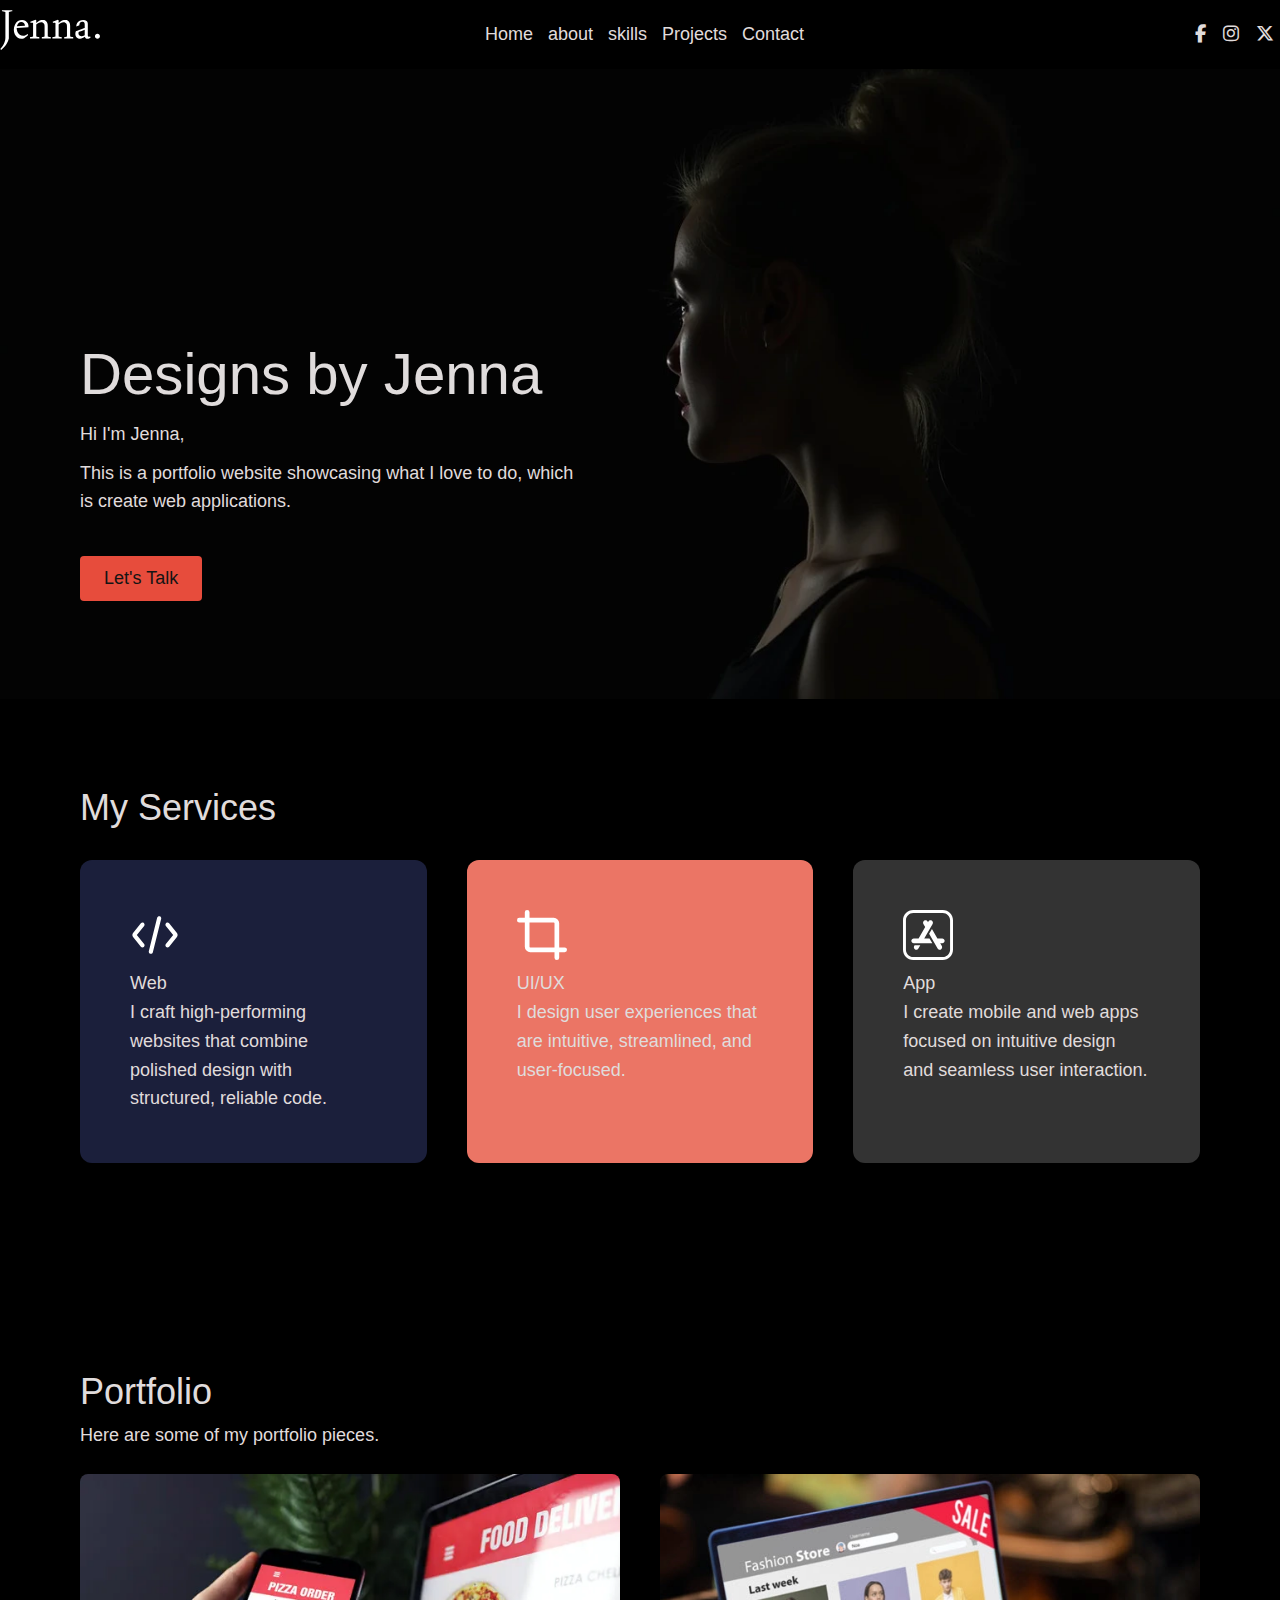
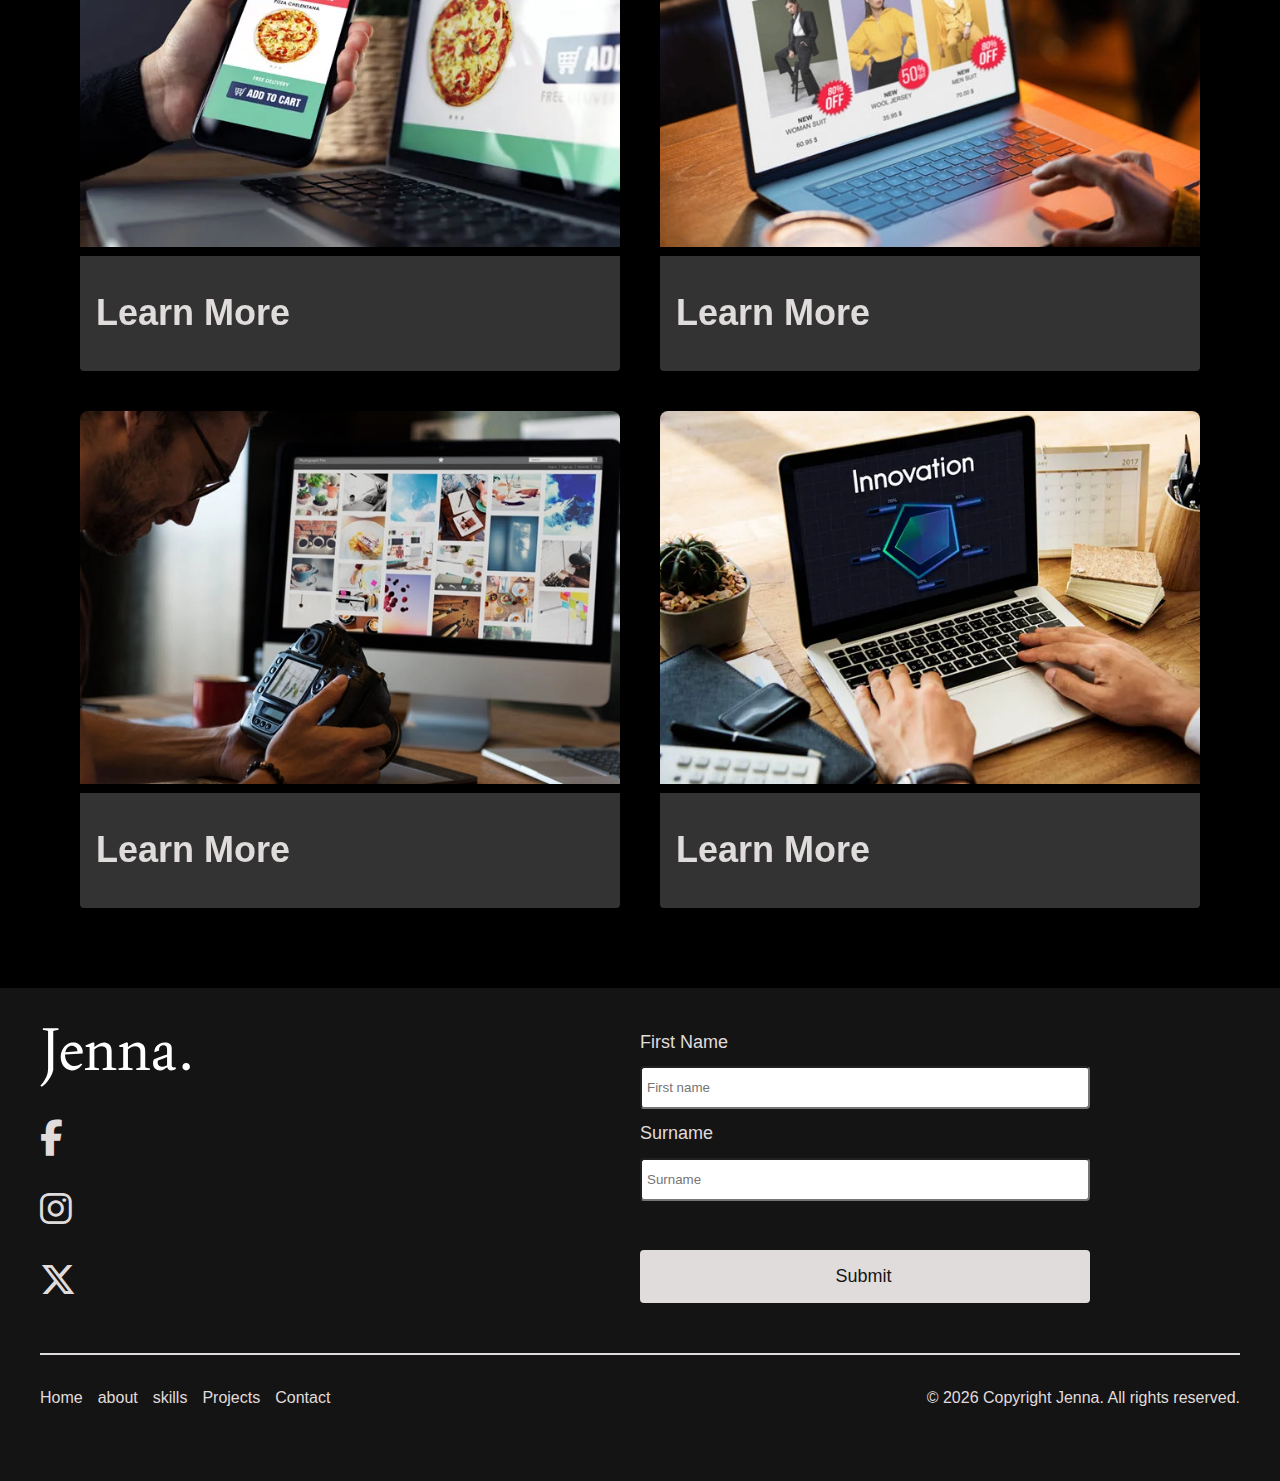
<file: index.html>
<!DOCTYPE html>
<html lang="en">
  <head>
    <meta charset="UTF-8" />
    <meta name="viewport" content="width=device-width, initial-scale=1.0" />
    <title>Jenna Web Designer</title>

    <link
      rel="stylesheet"
      href="https://cdnjs.cloudflare.com/ajax/libs/font-awesome/6.7.2/css/all.min.css"
    />
    <link rel="stylesheet" href="styles/main.css" />
  </head>
  <body>
    <header class="header-main-wrapper">
      <!-- Logo -->
      <a href="index.html"
        ><img
          src="images/Jenna-logo.svg"
          alt="Jenna web design logo"
          class="nav-logo"
      /></a>
      <!-- This is the navigation section -->

      <nav>
        <ul>
          <li><a href="index.html">Home</a></li>
          <li><a href="about.html">about</a></li>
          <li><a href="#servcies">skills</a></li>
          <li><a href="projects.html">Projects</a></li>
          <li><a href="#contact-form">Contact</a></li>
        </ul>
      </nav>
      <!-- Social media -->
      <p class="header-social">
        <a href="#"><i class="fab fa-facebook-f"></i></a>
        <a href="#"><i class="fab fa-instagram"></i></a>
        <a href="#"><i class="fab fa-x-twitter"></i></a>
      </p>
    </header>

    <!-- This is the Top Section -->
    <div class="hero-container">
      <div class="main-wrapper">
        <div class="header-content">
          <h1>Designs by Jenna</h1>
          <p>
            <span>Hi I'm Jenna,</span> <br />
            This is a portfolio website showcasing what I love to do, which is
            create web applications.
          </p>
          <div class="btn-container">
            <button class="btn hero-btn">Let's Talk</button>
          </div>
          <div class="double-btn-container"></div>
        </div>
      </div>
    </div>

    <!-- Services services section -->
    <div class="services main-wrapper" id="servcies">
      <div class="zero-bottom-main-wrapper">
        <h2>My Services</h2>
        <div class="services-list">
          <div>
            <img src="images/code_icon.svg" alt="code icon" />
            <h3>Web</h3>
            <p>
              I craft high-performing websites that combine polished design with
              structured, reliable code.
            </p>
          </div>
          <div>
            <img src="images/crop.svg" alt="crop icon" />
            <h3>UI/UX</h3>
            <p>
              I design user experiences that are intuitive, streamlined, and
              user-focused.
            </p>
          </div>
          <div>
            <img src="images/app.svg" alt="app icon" />
            <h3>App</h3>
            <p>
              I create mobile and web apps focused on intuitive design and
              seamless user interaction.
            </p>
          </div>
        </div>
      </div>
    </div>

    <section class="portfolio" id="portfolio">
      <div class="main-wrapper">
        <h2>Portfolio</h2>
        <p>Here are some of my portfolio pieces.</p>
        <div class="work-list">
          <div class="work" onclick="justDemo()">
            <img src="images/restaurant website-650x450.webp" alt="" />
            <div class="layer">
              <h3>Local Restuarant</h3>
              <p>Stylish site for a local eatery.</p>
              <img
                src="images/external-link-icon.svg"
                alt="external link icon"
              />
            </div>
            <span>Learn More</span>
          </div>
          <div class="work" onclick="justDemo()">
            <img src="images/ecommerce-650x450.webp" alt="" />
            <div class="layer">
              <h3>E-commerce</h3>
              <p>Modern online shop experience.</p>
              <img
                src="images/external-link-icon.svg"
                alt="external link icon"
              />
            </div>
            <span>Learn More</span>
          </div>
          <div class="work" onclick="justDemo()">
            <img
              src="images/man-viewing-photos-his-camera-650x450.webp"
              alt=""
            />
            <div class="layer">
              <h3>Photographer</h3>
              <p>Bold showcase for visual work.</p>
              <img
                src="images/external-link-icon.svg"
                alt="external link icon"
              />
            </div>
            <span>Learn More</span>
          </div>
          <div class="work" onclick="justDemo()">
            <img
              src="images/person-working-relation-innovation-650x450.webp"
              alt=""
            />
            <div class="layer">
              <h3>Tech Startup</h3>
              <p>Launch page for a new product.</p>
              <img
                src="images/external-link-icon.svg"
                alt="external link icon"
              />
            </div>
            <span>Learn More</span>
          </div>
        </div>
      </div>
    </section>

    <!-- Footer Section -->

    <footer>
      <div class="footer-content main-wrapper">
        <div class="footer-form-and-logoSocials-wrapper">
          <div class="footer-logo-links-wrapper">
            <!-- Logo -->
            <a href="/"
              ><img
                src="images/Jenna-logo.svg"
                alt="Jenna web design logo"
                class="footer-logo"
            /></a>
            <!-- Footer Social media -->
            <p class="footer-social">
              <a href="#"><i class="fab fa-facebook-f"></i></a>
              <a href="#"><i class="fab fa-instagram"></i></a>
              <a href="#"><i class="fab fa-x-twitter"></i></a>
            </p>
          </div>

          <div class="footer-form" id="contact-form">
            <form action="">
              <label for="firstname">First Name</label><br />
              <input
                type="text"
                id="firstname"
                name="firstname"
                placeholder="First name"
              /><br />
              <label for="surname">Surname</label><br />
              <input
                type="text"
                id="surname"
                name="surname"
                placeholder="Surname"
              /><br /><br />
              <input
                type="submit"
                value="Submit"
                class="btn"
                id="contact"
                onclick="justDemo()"
              />
            </form>
          </div>
        </div>

        <div class="footer-copright-and-links-wrapper">
          <!-- This is the footer navigation section -->
          <nav>
            <ul>
              <li><a href="index.html">Home</a></li>
              <li><a href="about.html">about</a></li>
              <li><a href="#servcies">skills</a></li>
              <li><a href="projects.html">Projects</a></li>
              <li><a href="#contact-form">Contact</a></li>
            </ul>
          </nav>
          <p>
            &copy; <span id="currentYear"></span> Copyright Jenna. All rights
            reserved.
          </p>
        </div>
      </div>
    </footer>
    <script
      src="https://cdn.jsdelivr.net/npm/bootstrap@5.3.7/dist/js/bootstrap.bundle.min.js"
      integrity="sha384-ndDqU0Gzau9qJ1lfW4pNLlhNTkCfHzAVBReH9diLvGRem5+R9g2FzA8ZGN954O5Q"
      crossorigin="anonymous"
    ></script>

    <script src="scripts/main.js"></script>
  </body>
</html>
</file>
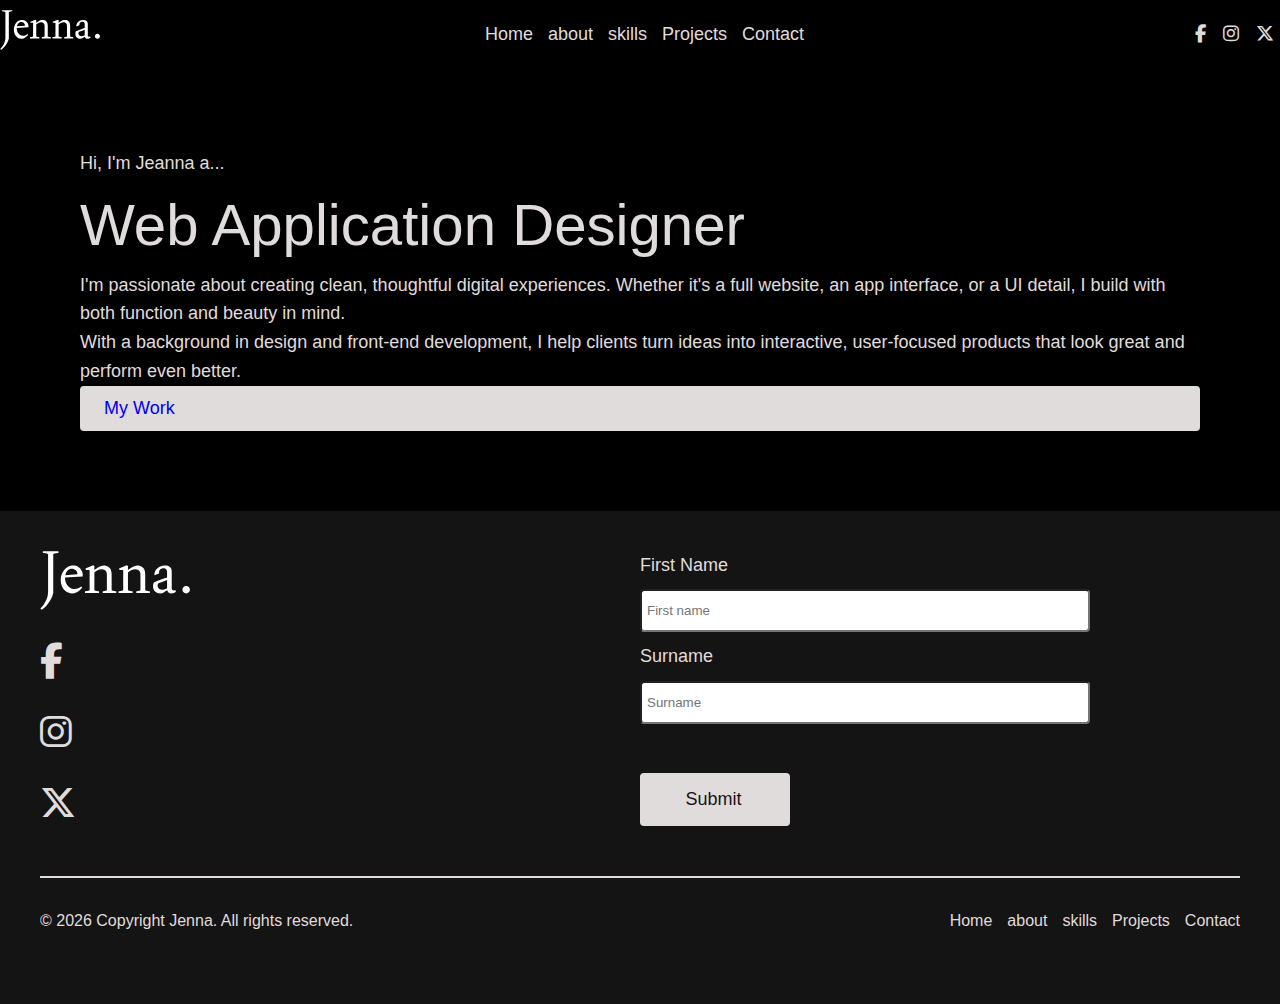
<file: about.html>
<!DOCTYPE html>
<html lang="en">
  <head>
    <meta charset="UTF-8" />
    <meta name="viewport" content="width=device-width, initial-scale=1.0" />
    <title>About Jenna</title>


    
    <link
      rel="stylesheet"
      href="https://cdnjs.cloudflare.com/ajax/libs/font-awesome/6.7.2/css/all.min.css"
    />
    <link rel="stylesheet" href="styles/main.css" />
  </head>
  <body>
     <header class="header-main-wrapper">
      <!-- Logo -->
      <a href="/"
        ><img
          src="images/Jenna-logo.svg"
          alt="Jenna web design logo"
          class="nav-logo"
      /></a>
      <!-- This is the navigation section -->

      <nav>
        <ul>
          <li><a href="index.html">Home</a></li>
          <li><a href="about.html">about</a></li>
          <li><a href="#servcies">skills</a></li>
          <li><a href="projects.html">Projects</a></li>
          <li><a href="#contact-form">Contact</a></li>
        </ul>
      </nav>
      <!-- Social media -->
      <p class="header-social">
        <a href="#"><i class="fab fa-facebook-f"></i></a>
        <a href="#"><i class="fab fa-instagram"></i></a>
        <a href="#"><i class="fab fa-x-twitter"></i></a>
      </p>

    
    </header>
    <!-- This is the Top Section -->

    <main>
      <section class="about main-wrapper">
        <div class="about-headline">
          <span>Hi, I'm Jeanna a...</span>
          <h1>Web Application Designer</h1>
        </div>
        <div class="about-txt-body">
          <p>I'm passionate about creating clean, thoughtful digital experiences. Whether it's a full website, an app interface, or a UI detail, I build with both function and beauty in mind.</p>
          <p>With a background in design and front-end development, I help clients turn ideas into interactive, user-focused products that look great and perform even better.</p>

          <div class="btn"><a href="projects.html">My Work</a></div>
        </div>

      </section>
    </main>
    

    <!-- Footer Section -->

    <footer>
      <div class="footer-content main-wrapper">
        <div class="footer-form-and-logoSocials-wrapper">
          <div class="footer-logo-links-wrapper">
            <!-- Logo -->
            <a href="index.html"
              ><img
                src="images/Jenna-logo.svg"
                alt="Jenna web design logo"
                class="footer-logo"
            /></a>
              <!-- Footer Social media -->
            <p class="footer-social">
              <a href="#"><i class="fab fa-facebook-f"></i></a>
              <a href="#"><i class="fab fa-instagram"></i></a>
              <a href="#"><i class="fab fa-x-twitter"></i></a>
            </p>
            
          </div>
          <div class="footer-form" id="contact-form">
            <form action="">
               <label for="firstname">First Name</label><br />
            <input
              type="text"
              id="firstname"
              name="firstname"
              placeholder="First name"
            /><br />
            <label for="surname">Surname</label><br />
            <input
              type="text"
              id="surname"
              name="surname"
              placeholder="Surname"
            /><br /><br />
            <input type="submit" value="Submit" class="btn" id="submit" onclick="justDemo()"/>
            </form>
          </div>
      </div>


      <div class="footer-copright-and-links-wrapper">
       <p>
          &copy; <span id="currentYear"></span> Copyright Jenna. All rights
          reserved.
        </p>
        <!-- This is the footer navigation section -->
         <nav>
          <ul>
            <li><a href="index.html">Home</a></li>
            <li><a href="about.html">about</a></li>
            <li><a href="#servcies">skills</a></li>
            <li><a href="projects.html">Projects</a></li>
            <li><a href="#contact-form">Contact</a></li>
          </ul>
        </nav>
        </div>
    </footer>
    <script src="https://cdn.jsdelivr.net/npm/bootstrap@5.3.7/dist/js/bootstrap.bundle.min.js" integrity="sha384-ndDqU0Gzau9qJ1lfW4pNLlhNTkCfHzAVBReH9diLvGRem5+R9g2FzA8ZGN954O5Q" crossorigin="anonymous"></script>

    <script src="scripts/main.js"></script>
  </body>
</html>
</file>
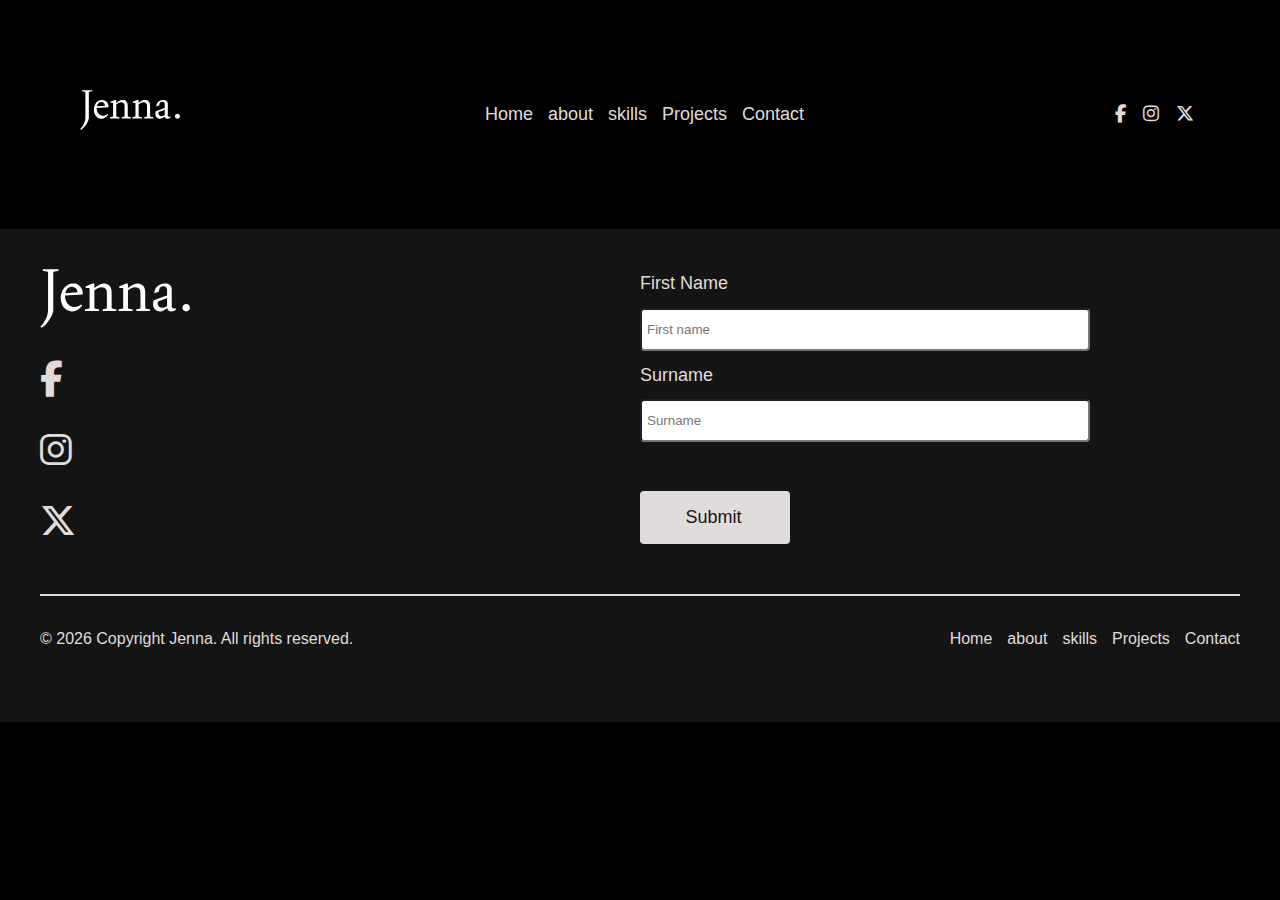
<file: contact.html>
<!DOCTYPE html>
<html lang="en">
  <head>
    <meta charset="UTF-8" />
    <meta name="viewport" content="width=device-width, initial-scale=1.0" />
    <title>Contact Jenna</title>
    <link rel="stylesheet" href="styles/main.css" />
    <link
      rel="stylesheet"
      href="https://cdnjs.cloudflare.com/ajax/libs/font-awesome/6.7.2/css/all.min.css"
    />
  </head>
  <body>
    <header class="main-wrapper">
      <!-- Logo -->
      <a href="/"
        ><img
          src="images/Jenna-logo.svg"
          alt="Jenna web design logo"
          class="nav-logo"
      /></a>
      <!-- This is the navigation section -->
      <nav>
        <ul>
          <li><a href="index.html">Home</a></li>
          <li><a href="about.html">about</a></li>
          <li><a href="skills.html">skills</a></li>
          <li><a href="projects.html">Projects</a></li>
          <li><a href="contact.html">Contact</a></li>
        </ul>
      </nav>
      <!-- Social media -->
      <p class="header-social">
        <a href="#"><i class="fab fa-facebook-f"></i></a>
        <a href="#"><i class="fab fa-instagram"></i></a>
        <a href="#"><i class="fab fa-x-twitter"></i></a>
      </p>
    </header>
    <!-- This is the Top Section -->
    

    <!-- Footer Section -->

    <footer>
      <div class="footer-content main-wrapper">
        <div class="footer-form-and-logoSocials-wrapper">
          <div class="footer-logo-links-wrapper">
            <!-- Logo -->
            <a href="/"
              ><img
                src="images/Jenna-logo.svg"
                alt="Jenna web design logo"
                class="footer-logo"
            /></a>
              <!-- Footer Social media -->
            <p class="footer-social">
              <a href="#"><i class="fab fa-facebook-f"></i></a>
              <a href="#"><i class="fab fa-instagram"></i></a>
              <a href="#"><i class="fab fa-x-twitter"></i></a>
            </p>
            
          </div>
          <div class="footer-form" id="contact">
            <form action="">
               <label for="firstname">First Name</label><br />
            <input
              type="text"
              id="firstname"
              name="firstname"
              placeholder="First name"
            /><br />
            <label for="surname">Surname</label><br />
            <input
              type="text"
              id="surname"
              name="surname"
              placeholder="Surname"
            /><br /><br />
            <input type="submit" value="Submit" class="btn" id="submit"/>
            </form>
          </div>
      </div>


      <div class="footer-copright-and-links-wrapper">
       <p>
          &copy; <span id="currentYear"></span> Copyright Jenna. All rights
          reserved.
        </p>
        <!-- This is the footer navigation section -->
         <nav>
          <ul>
            <li><a href="index.html">Home</a></li>
            <li><a href="about.html">about</a></li>
            <li><a href="skills.html">skills</a></li>
            <li><a href="projects.html">Projects</a></li>
            <li><a href="contact.html">Contact</a></li>
          </ul>
        </nav>
        </div>
    </footer>

    <script src="scripts/main.js"></script>
  </body>
</html>
</file>
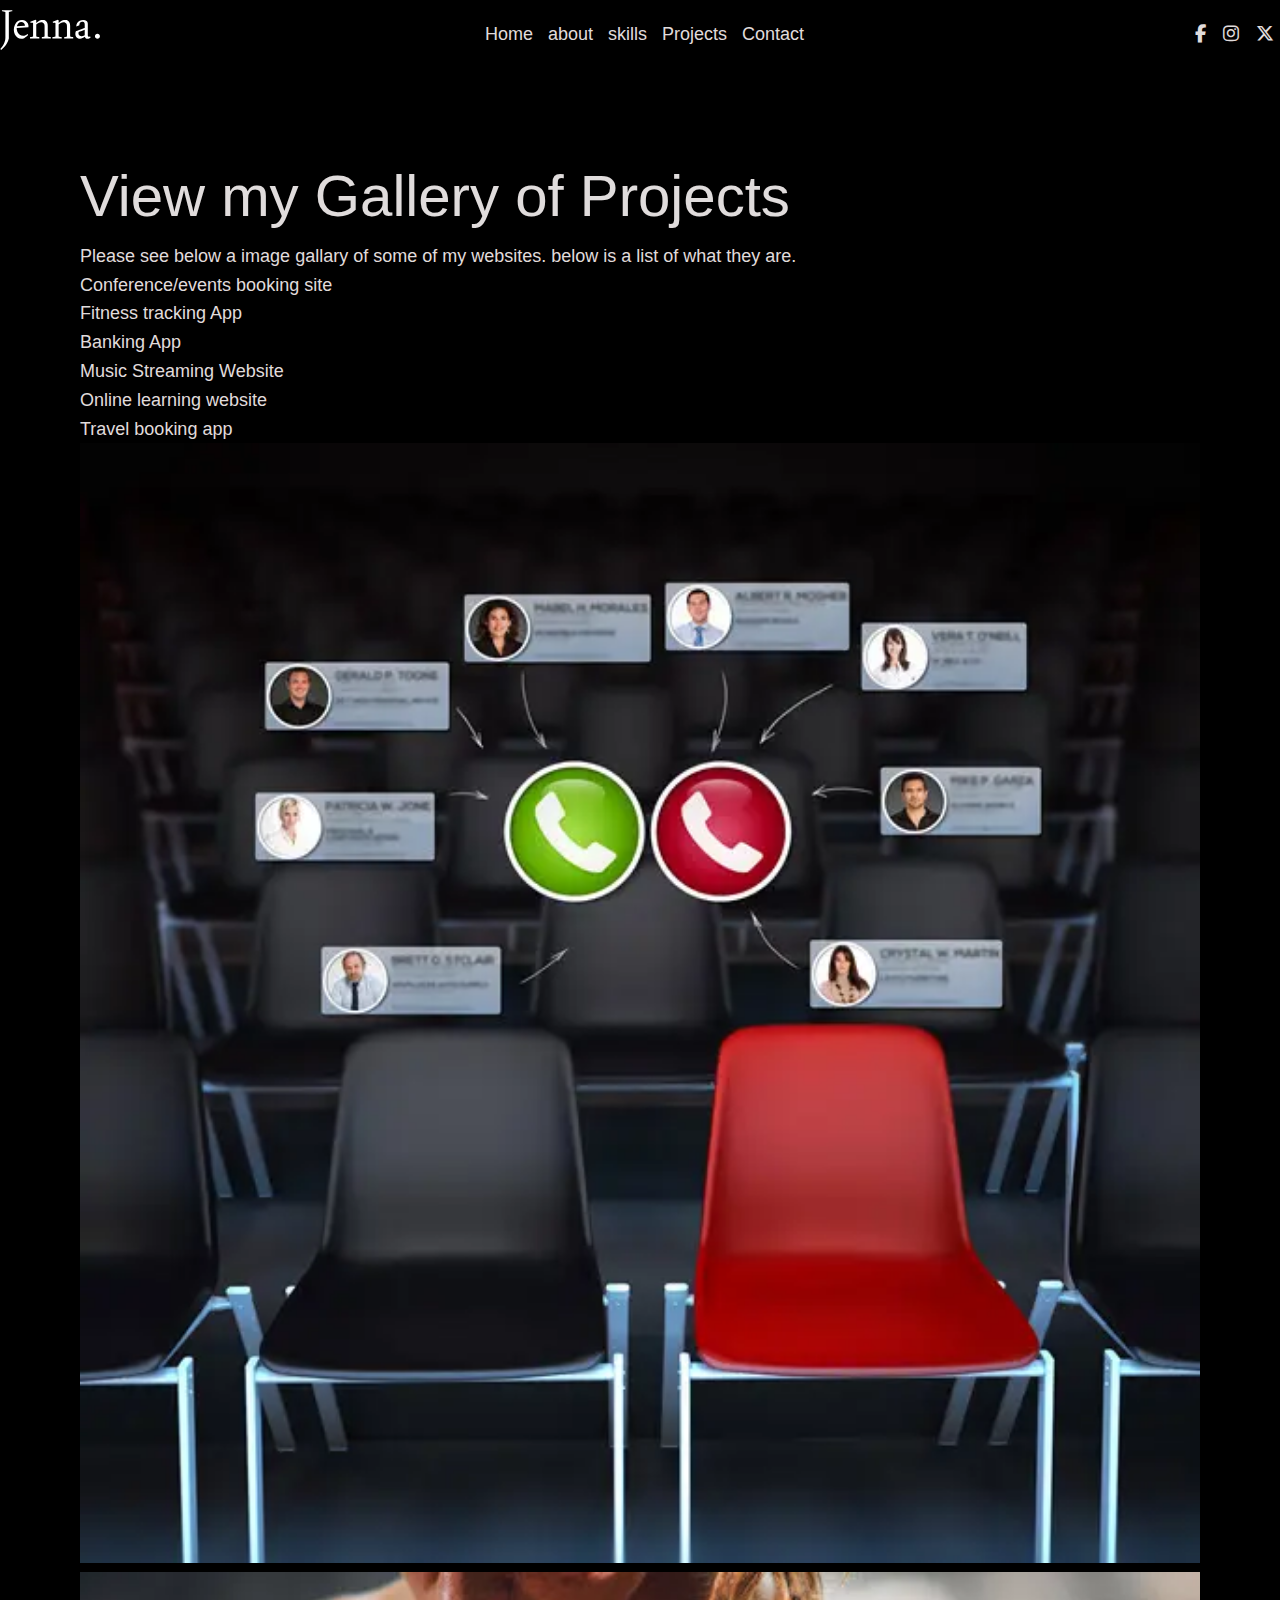
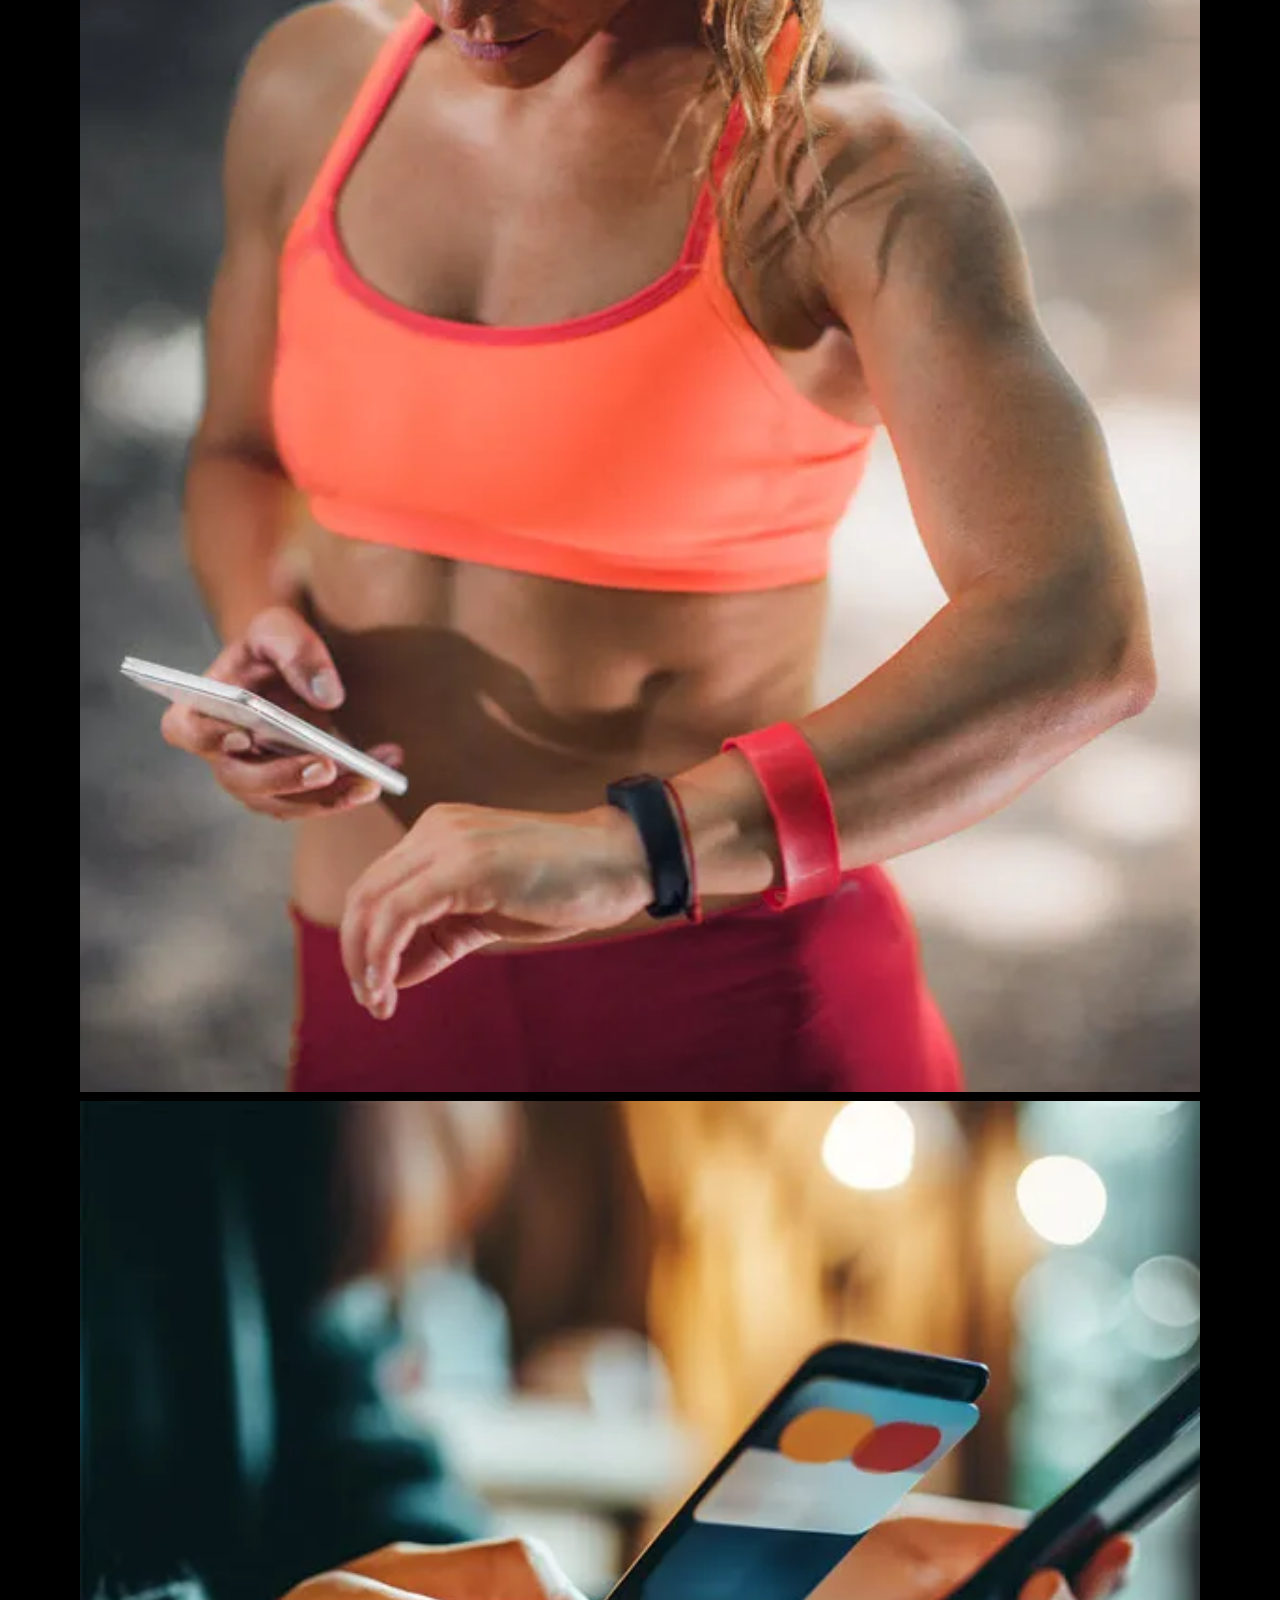
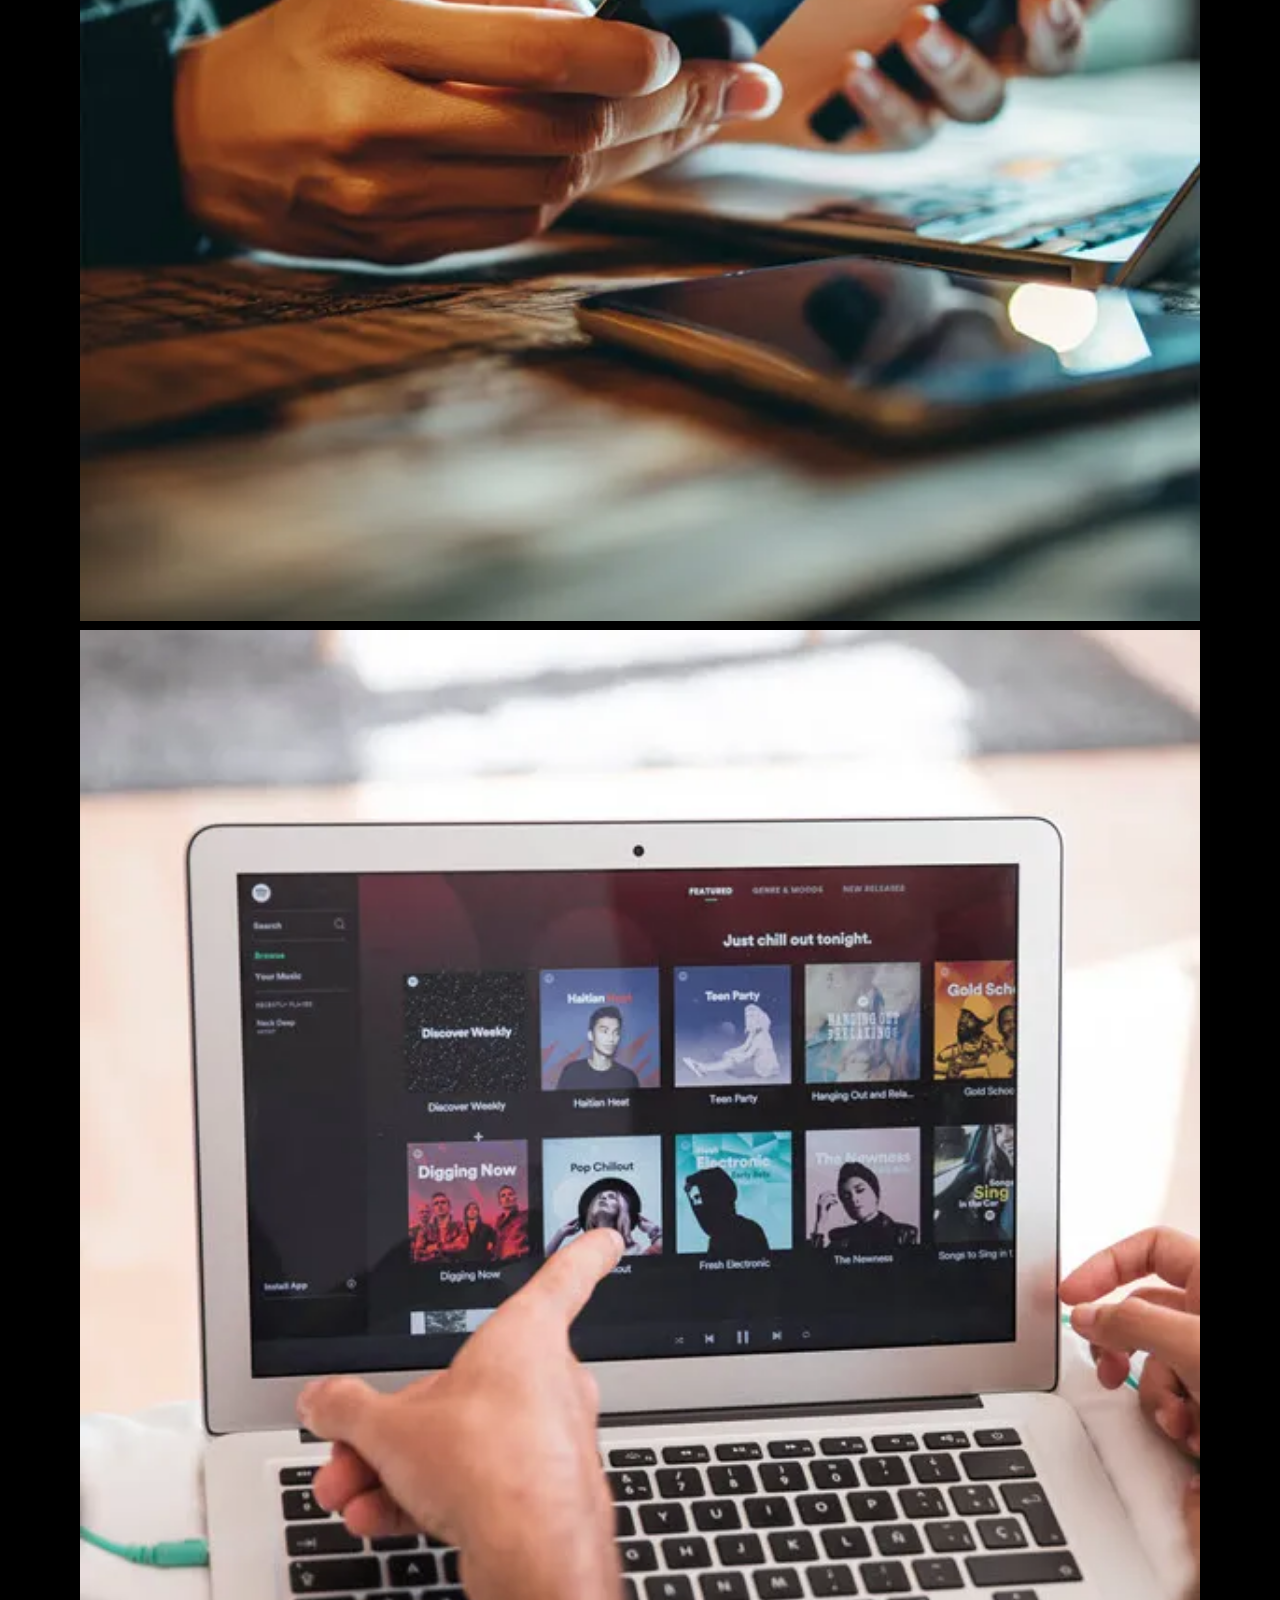
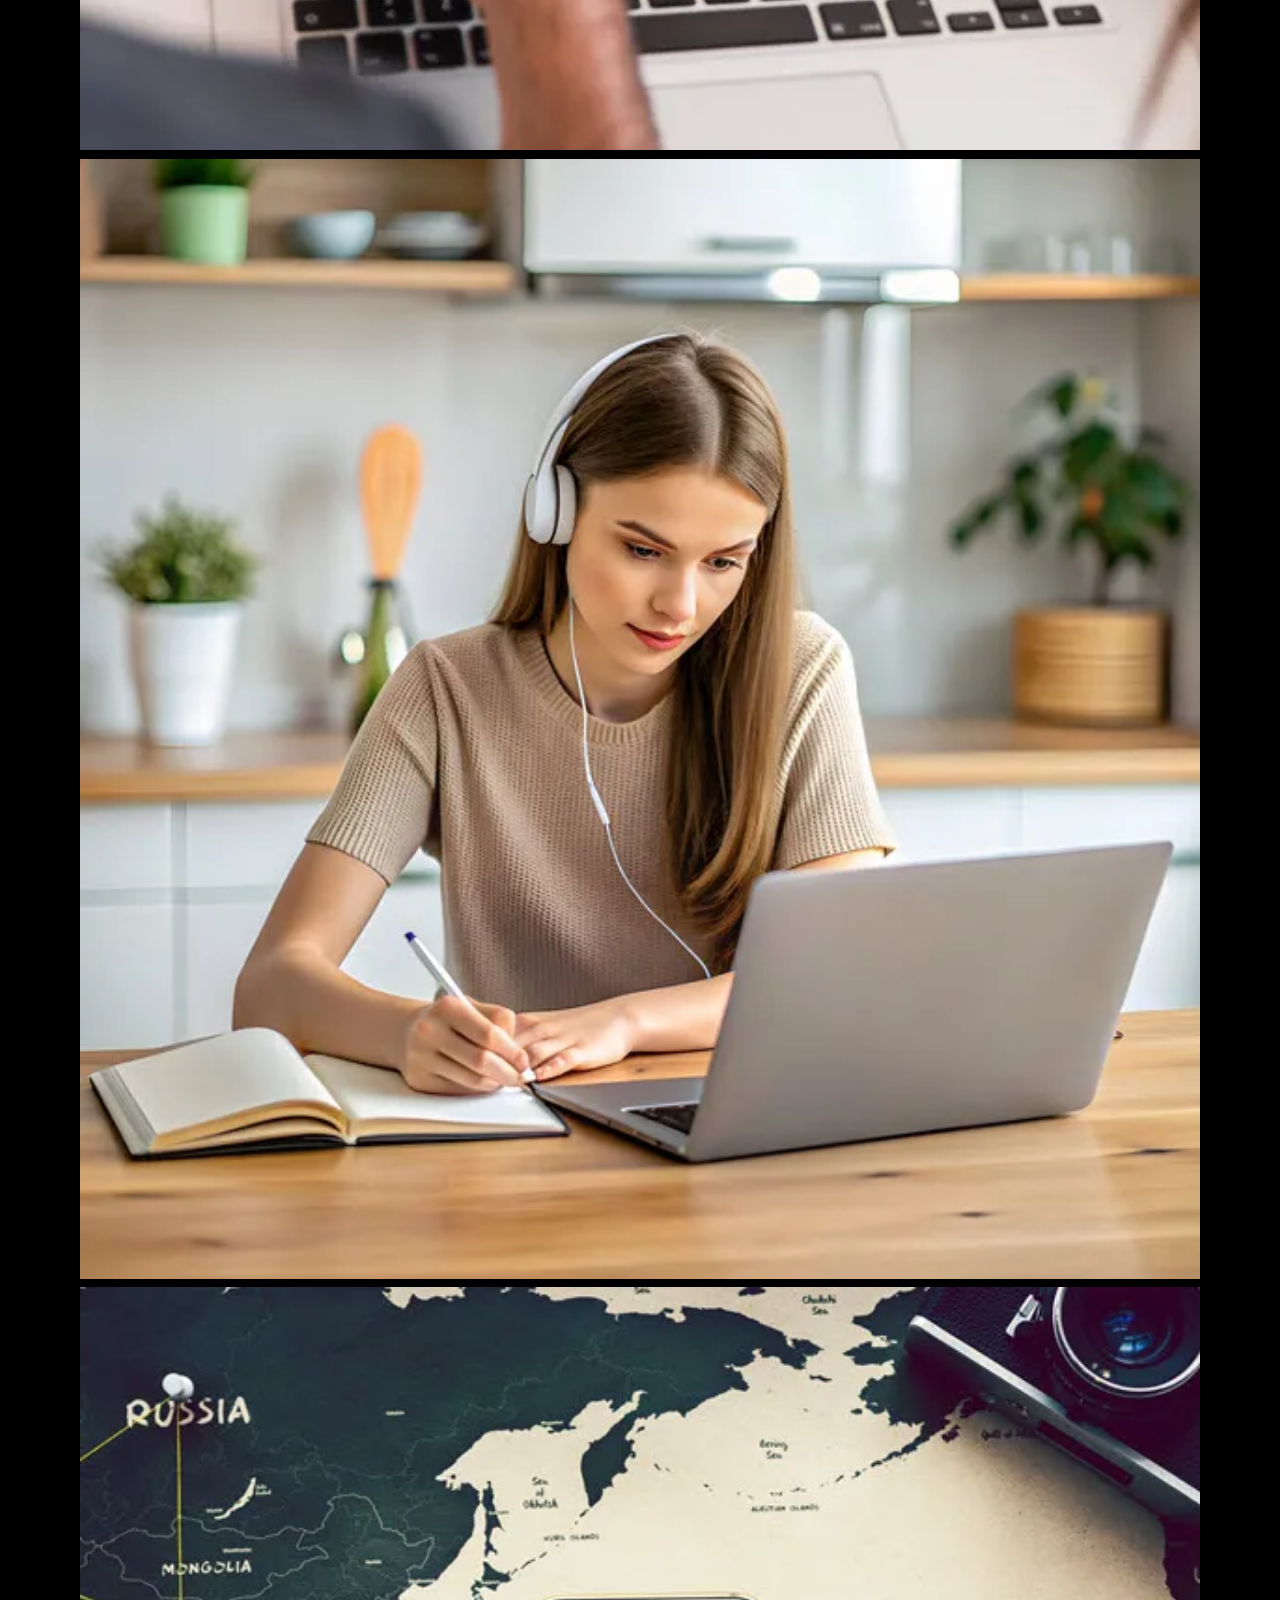
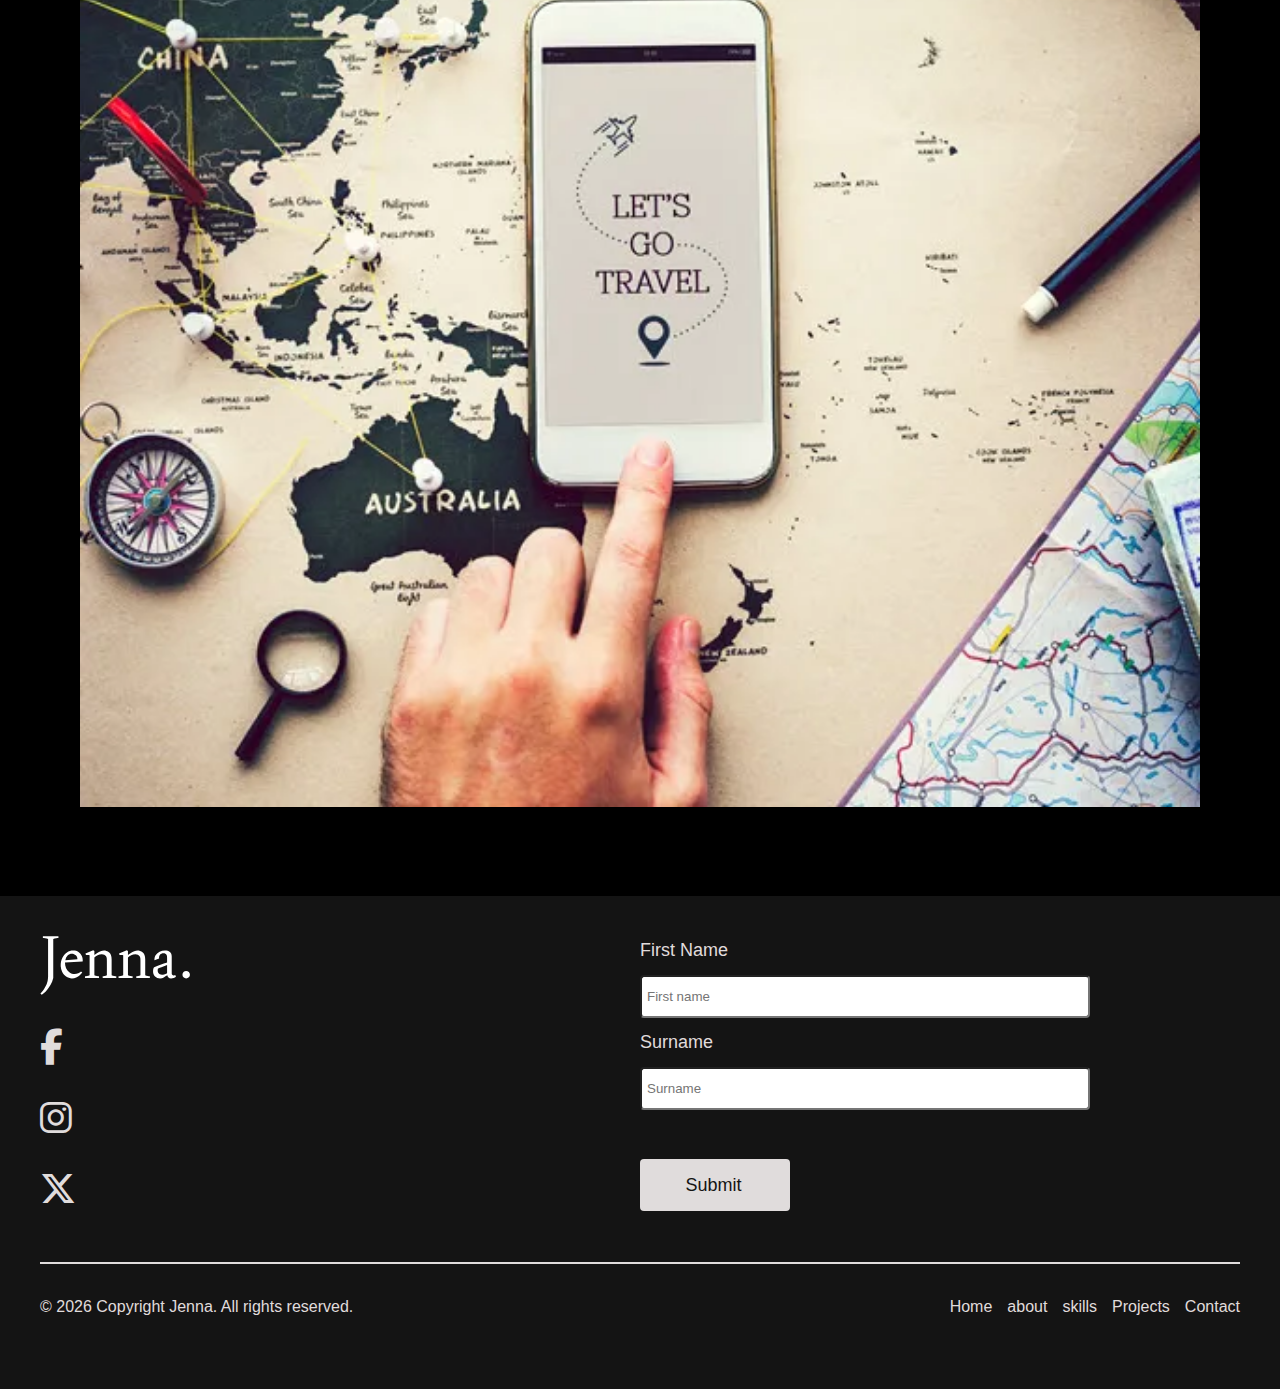
<file: projects.html>
<!DOCTYPE html>
<html lang="en">
  <head>
    <meta charset="UTF-8" />
    <meta name="viewport" content="width=device-width, initial-scale=1.0" />
    <title>Jenna's Projects</title>
    
    <link href="https://cdn.jsdelivr.net/npm/bootstrap@5.3.7/dist/css/bootstrap.min.css" rel="stylesheet" integrity="sha384-LN+7fdVzj6u52u30Kp6M/trliBMCMKTyK833zpbD+pXdCLuTusPj697FH4R/5mcr" crossorigin="anonymous">
    <link
      rel="stylesheet"
      href="https://cdnjs.cloudflare.com/ajax/libs/font-awesome/6.7.2/css/all.min.css"
    />
    <link rel="stylesheet" href="styles/main.css" />
  </head>
  <body>
    <header class="header-main-wrapper">
      <!-- Logo -->
      <a href="index.html"
        ><img
          src="images/Jenna-logo.svg"
          alt="Jenna web design logo"
          class="nav-logo"
      /></a>
      <!-- This is the navigation section -->

      <nav>
        <ul>
          <li><a href="index.html">Home</a></li>
          <li><a href="about.html">about</a></li>
          <li><a href="#servcies">skills</a></li>
          <li><a href="projects.html">Projects</a></li>
          <li><a href="#contact-form">Contact</a></li>
        </ul>
      </nav>
      <!-- Social media -->
      <p class="header-social">
        <a href="#"><i class="fab fa-facebook-f"></i></a>
        <a href="#"><i class="fab fa-instagram"></i></a>
        <a href="#"><i class="fab fa-x-twitter"></i></a>
      </p>
    </header>
    <!-- This is the Top Section -->

    <main class="main-wrapper">
      <div class="container-fluid">
        <h1>View my Gallery of Projects</h1>
        <p>Please see below a image gallary of some of my websites. below is a list of what they are.</p>
        <ol>
          <li>Conference/events booking site</li>
          <li>Fitness tracking App</li>
          <li>Banking App</li>
          <li>Music Streaming Website</li>
          <li>Online learning website</li>
          <li>Travel booking app</li>
        </ol>

      </div>

      <!-- Boot strap grid -->
      <div class="container-fluid">
  <div class="row gx-4 gy-4 mb-4">
    <div class="col-md-4">
      <img src="images/g1-conference-600x600.webp" class="img-fluid" alt="conference room with chairs">
    </div>
    <div class="col-md-4">
      <img src="images/g2-fitness-app-600x600.webp" class="img-fluid" alt="person looking at fitness app on phone">
    </div>
    <div class="col-md-4">
      <img src="images/g3-mobile-banking-600x600.webp" class="img-fluid" alt="person doing mobile banking on phone">
    </div>
  </div>
  
  <div class="row gx-4 gy-4">
    <div class="col-md-4">
      <img src="images/g4-music-streaming-site-600x600.webp" class="img-fluid" alt="people looking at music streaming site on screen">
    </div>
    <div class="col-md-4">
      <img src="images/g5-online-learning-600x600.webp" class="img-fluid" alt="person studying online">
    </div>
    <div class="col-md-4">
      <img src="images/g6-travel-app-600x600.webp" class="img-fluid" alt="person booking travel through a travel app">
    </div>
  </div>
</div>

    </main>
    

    <!-- Footer Section -->

    <footer>
      <div class="footer-content main-wrapper">
        <div class="footer-form-and-logoSocials-wrapper">
          <div class="footer-logo-links-wrapper">
            <!-- Logo -->
            <a href="/"
              ><img
                src="images/Jenna-logo.svg"
                alt="Jenna web design logo"
                class="footer-logo"
            /></a>
              <!-- Footer Social media -->
            <p class="footer-social">
              <a href="#"><i class="fab fa-facebook-f"></i></a>
              <a href="#"><i class="fab fa-instagram"></i></a>
              <a href="#"><i class="fab fa-x-twitter"></i></a>
            </p>
            
          </div>
          <div class="footer-form" id="contact-form">
            <form action="">
               <label for="firstname">First Name</label><br />
            <input
              type="text"
              id="firstname"
              name="firstname"
              placeholder="First name"
            /><br />
            <label for="surname">Surname</label><br />
            <input
              type="text"
              id="surname"
              name="surname"
              placeholder="Surname"
            /><br /><br />
            <input type="submit" value="Submit" class="btn" id="submit" onclick="justDemo()"/>
            </form>
          </div>
      </div>


      <div class="footer-copright-and-links-wrapper">
       <p>
          &copy; <span id="currentYear"></span> Copyright Jenna. All rights
          reserved.
        </p>
        <!-- This is the footer navigation section -->
         <nav>
          <ul>
            <li><a href="index.html">Home</a></li>
            <li><a href="about.html">about</a></li>
            <li><a href="#servcies">skills</a></li>
            <li><a href="projects.html">Projects</a></li>
            <li><a href="#contact-form">Contact</a></li>
          </ul>
        </nav>
        </div>
    </footer>
    <script src="https://cdn.jsdelivr.net/npm/bootstrap@5.3.7/dist/js/bootstrap.bundle.min.js" integrity="sha384-ndDqU0Gzau9qJ1lfW4pNLlhNTkCfHzAVBReH9diLvGRem5+R9g2FzA8ZGN954O5Q" crossorigin="anonymous"></script>

    <script src="scripts/main.js"></script>
  </body>
</html>
</file>
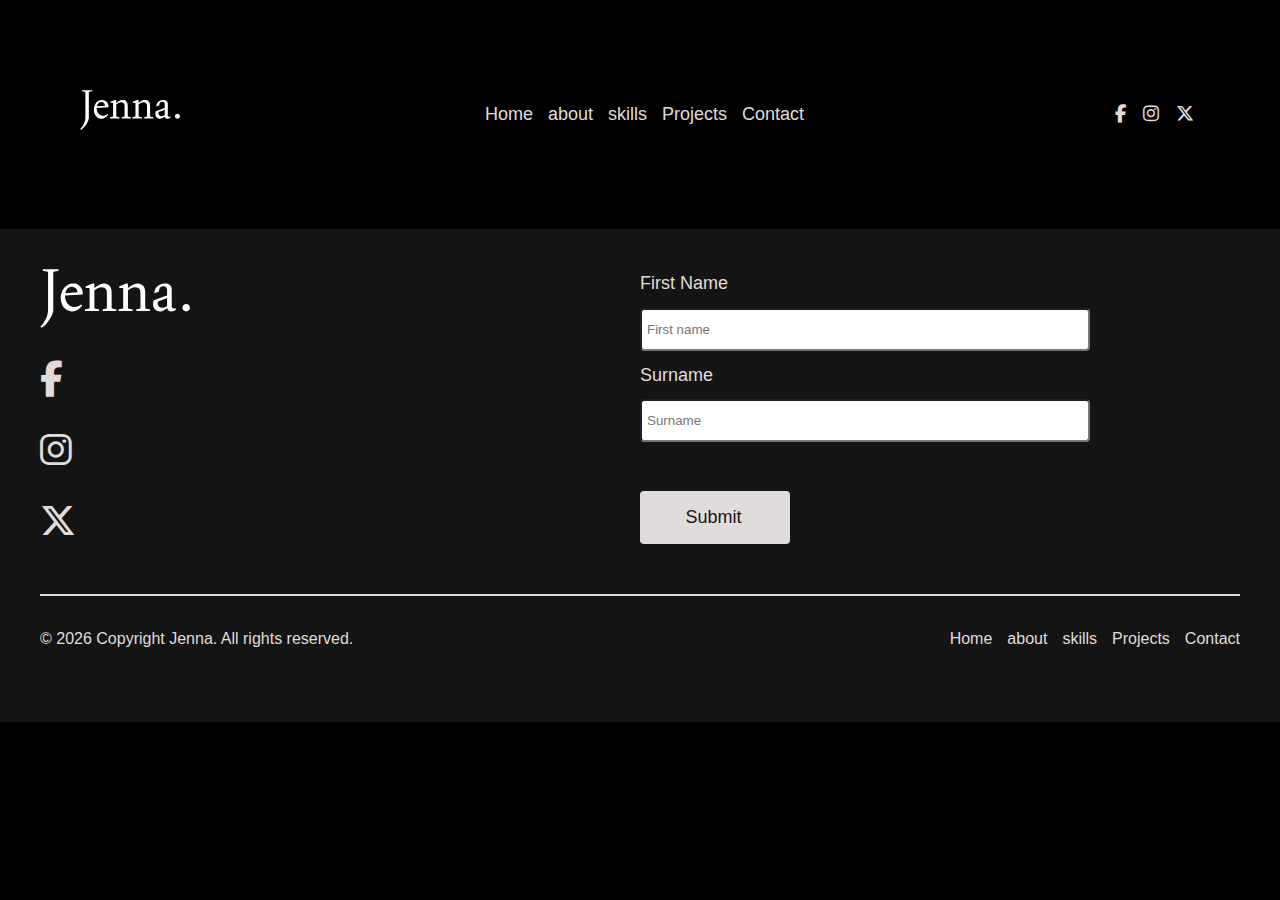
<file: skills.html>
<!DOCTYPE html>
<html lang="en">
  <head>
    <meta charset="UTF-8" />
    <meta name="viewport" content="width=device-width, initial-scale=1.0" />
    <title>Jenna's skills</title>
    <link rel="stylesheet" href="styles/main.css" />
    <link
      rel="stylesheet"
      href="https://cdnjs.cloudflare.com/ajax/libs/font-awesome/6.7.2/css/all.min.css"
    />
  </head>
  <body>
    <header class="main-wrapper">
      <!-- Logo -->
      <a href="/"
        ><img
          src="images/Jenna-logo.svg"
          alt="Jenna web design logo"
          class="nav-logo"
      /></a>
      <!-- This is the navigation section -->
      <nav>
        <ul>
          <li><a href="index.html">Home</a></li>
          <li><a href="about.html">about</a></li>
          <li><a href="skills.html">skills</a></li>
          <li><a href="projects.html">Projects</a></li>
          <li><a href="contact.html">Contact</a></li>
        </ul>
      </nav>
      <!-- Social media -->
      <p class="header-social">
        <a href="#"><i class="fab fa-facebook-f"></i></a>
        <a href="#"><i class="fab fa-instagram"></i></a>
        <a href="#"><i class="fab fa-x-twitter"></i></a>
      </p>
    </header>
    <!-- This is the Top Section -->
    

    <!-- Footer Section -->

    <footer>
      <div class="footer-content main-wrapper">
        <div class="footer-form-and-logoSocials-wrapper">
          <div class="footer-logo-links-wrapper">
            <!-- Logo -->
            <a href="/"
              ><img
                src="images/Jenna-logo.svg"
                alt="Jenna web design logo"
                class="footer-logo"
            /></a>
              <!-- Footer Social media -->
            <p class="footer-social">
              <a href="#"><i class="fab fa-facebook-f"></i></a>
              <a href="#"><i class="fab fa-instagram"></i></a>
              <a href="#"><i class="fab fa-x-twitter"></i></a>
            </p>
            
          </div>
          <div class="footer-form" id="form" id="contact">
            <form action="">
               <label for="firstname">First Name</label><br />
            <input
              type="text"
              id="firstname"
              name="firstname"
              placeholder="First name"
            /><br />
            <label for="surname">Surname</label><br />
            <input
              type="text"
              id="surname"
              name="surname"
              placeholder="Surname"
            /><br /><br />
            <input type="submit" value="Submit" class="btn" id="submit"/>
            </form>
          </div>
      </div>


      <div class="footer-copright-and-links-wrapper">
       <p>
          &copy; <span id="currentYear"></span> Copyright Jenna. All rights
          reserved.
        </p>
        <!-- This is the footer navigation section -->
         <nav>
          <ul>
            <li><a href="index.html">Home</a></li>
            <li><a href="about.html">about</a></li>
            <li><a href="skills.html">skills</a></li>
            <li><a href="projects.html">Projects</a></li>
            <li><a href="contact.html">Contact</a></li>
          </ul>
        </nav>
        </div>
    </footer>

    <script src="scripts/main.js"></script>
  </body>
</html>
</file>
<file: styles/main.css>
/* CSS RESETS */
* {
    margin: 0;
    padding: 0;
    box-sizing: border-box;
}

html, body, div, span, applet, object, iframe,
h1, h2, h3, h4, h5, h6, p, blockquote, pre,
a, abbr, acronym, address, big, cite, code,
del, dfn, em, img, ins, kbd, q, s, samp,
small, strike, strong, sub, sup, tt, var,
b, u, i, center,
dl, dt, dd, ol, ul, li,
fieldset, form, label, legend,
table, caption, tbody, tfoot, thead, tr, th, td,
article, aside, canvas, details, embed, 
figure, figcaption, footer, header, hgroup, 
menu, nav, output, ruby, section, summary,
time, mark, audio, video {
	border: 0;
	font-size: 100%;
	font: inherit;
	vertical-align: baseline;
}
/* HTML5 display-role reset for older browsers */
article, aside, details, figcaption, figure, 
footer, header, hgroup, menu, nav, section {
	display: block;
}

ol, ul {
	list-style: none;
}
blockquote, q {
	quotes: none;
}
blockquote:before, blockquote:after,
q:before, q:after {
	content: '';
	content: none;
}



/* ROOT */

:root {

    
    /* COLORS */
    --white: #fff;
    --black: #000;
    --off-white: #e0dcdc;
    --off-black: #141414;
    --primary-color-dark-blue: #1B1F3B;
    --secondary-color: #333333;
    --accent-color-orange: #E74C3C;
    --accent-color-orange-hover: #EB7565;


    /* FONT SIZES */
    --font-size-s: 0.875rem;
    --font-size-n: 1rem;
    --font-size-m: 1.125rem;
    --font-size-l: 2.25rem;
    --font-size-xl: 3.635rem;
    --font-size-xxl: 4.24rem;
  
    /* FONT WEIGHT */
    --font-weight-normal: 400;
    --font-weight-medium: 500;
    --font-weight-semibold: 600;
 
    /* BORDER RADIUS */
    --border-radius-s: 4px;
    --border-radius-m: 12px;
    --border-radius-l: 32px;
    --border-radius-circle: 50%;

    /* SITE MAX WIDTH */
    --site-max-width: 1200px;
    
}

/* DOWNLOADED FONTS */
@font-face {
    font-family: "Roboto Regular", sans-serif;
    src: url("fonts/Roboto-Regular.ttf");
}

@font-face {
    font-family: "Roboto Medium", sans-serif;
    src: url("fonts/Roboto-Medium.ttf");
}

@font-face {
    font-family: "Roboto Semi-bold", sans-serif;
    src: url("fonts/Roboto-SemiBold.ttf");
}


/* General Global CSS */

body {
     font-family: "Roboto Regular", sans-serif;
     background-color: var(--black);
     color: var(--off-white);
     font-size: var(--font-size-m);
     line-height: 1.6;
}


html {
    scroll-behavior: smooth;
}

 
.main-wrapper {
    max-width: var(--site-max-width);
    margin: 0 auto;
    padding: 80px 40px;
}

.btn {
    padding: 8px 24px;
    border: none;
    border-radius: var(--border-radius-s);
    font: var(--font-size-m);
    background-color: var(--off-white);
    color: var(--off-black);
    transition: transform 0.25s ease-in-out;
}

.btn:hover {
    transform: translateY(-0.4px);

}

/* IMAGES */

img {
    width: 100%;
}


/* LINKS */

a {
    text-decoration: none;
}

button {
    cursor: pointer;
}


/* HEADER STYLING */

header {
    display: flex;
    justify-content: space-between;
    align-items: center;
    background-color: var(--black);
    position: sticky;
    top: 0;

}

/* NAVIGATION STYLING INCLUDING LOGO AND SOCIALS */

.nav-logo {
    width: 100px;
}

nav {
    padding: 20px 0;
}

nav ul {
    display: flex;
    gap: 15px;
    justify-content: center;
}

nav ul li {
    font-size: var(--font-size-m) ;

}

nav ul a {
    color: var(--off-white);
    border-bottom: 2px solid transparent;
    transition: 0.3s ease;
}


nav ul a:hover {
    color: var(--accent-color-orange);
    border-bottom: 2px solid var(--off-white);
    padding-bottom: 5px;

}

.header-social i {
    color: var(--off-white);
    font-size: var(--font-size-m);
    padding: 0 6px;
}

.header-social i:hover {
    color: var(--accent-color-orange);
}


/* HERO SECTION */

.hero-container {
    height: 70vh;
    background-image: url("../images/hero-image.webp");
    background-size: cover;
    background-position: center center;
    background-repeat: no-repeat;
}

.header-content {
    height: 70vh;
    display: flex;
    flex-direction: column;
    justify-content: center;
    max-width: 500px;
}

.header-content h1 {
    animation: 0.8s slidein-from-left ease 1s;

}

.header-content p {
    font-size: var(--font-size-m);
    margin-bottom: 40px;

}

.header-content span {
    display: inline-block;
    padding-bottom: 10px;
}

.hero-btn {
    background-color: var(--accent-color-orange);

}

.hero-btn:hover {
    background-color: var(--accent-color-orange-hover);
}

  /* SERVICES SECTION */

.services-list {
  display: grid;
  grid-template-columns: 1fr 1fr 1fr ;
  gap: 40px;
  margin-top: 24px;
  color: var(--off-white);
  padding-bottom: 40px;
}

.services-list img {
  width: 50px;
}



.services-list h3 {
  color: var(--off-white);
}

.services-list div {
  padding: 50px;
  border-radius: var(--border-radius-m);
}


.services-list div:nth-of-type(1) {
  background-color: var(--primary-color-dark-blue);

}

.services-list div:nth-of-type(2) {
  background-color: var(--accent-color-orange-hover);


}

.services-list div:nth-of-type(3) {
  background-color: var(--secondary-color);

}

 /* PORTFOLIO SECTION START */

.work-list {
  display: grid;
  grid-template-columns: 1fr 1fr;
  gap: 40px;
  margin-top: 24px;
  }

.work {
   border-radius: var(--border-radius-s);
   position: relative;
   overflow: hidden;
}

.work img {
  width: 100%;
  border-radius: 8px 8px 0px 0px;
  transition: transform 0.5s;

}

.layer {
  width: 100%;
  height: 0;
  background: linear-gradient(rgba(8, 8, 8, 0.9), #524d4c);
   border-radius: var(--border-radius-s);
   position: absolute;
   left: 0;
   bottom: 0;
   overflow: hidden;
   display: flex;
   justify-content: center;
   align-items: center;
   flex-direction: column;
   padding: 0px 40px;
   text-align: center;
   color: var(--off-white);
   transition: height 0.5s;
   cursor: pointer;

}

.layer img {
  width: 64px;
  padding: 24px 0px;
}

.layer h3 {
  color: var(--off-white);

}

.work:hover img {
  transform: scale(1.1);
}

.work:hover .layer {
  height: 100%;

}

.work span {
  padding: 32px 16px;
  display: block;
  background-color: var(--secondary-color);
  color: var(--off-white);
  font-size: var(--font-size-l);
  line-height: 1.4;
  font-family: Poppins, sans-serif;
  font-weight: 600;
}


/* HEADINGS */

h1 {
    font-size: var(--font-size-xl);
    font-family: "Roboto Medium", sans-serif;
}


h2 {
    font-size: var(--font-size-l);
    font-family: "Roboto Medium", sans-serif;
}

h3 {
    font-size: var(--font-size-m);
    font-family: "Roboto Medium", sans-serif;
}



/* FOOTER SECTION STYLING */

footer {
    background-color: var(--off-black);
}

.footer-content {
   padding: 40px 0px;
}

.footer-form-and-logoSocials-wrapper {
    display: flex;
    padding-bottom: 30px
}

.footer-logo-links-wrapper {
    flex: 1;
}
.footer-form {
    flex: 1;
}

.footer-logo {
    width: 150px;
}

.footer-copright-and-links-wrapper {
    padding: 10px 0px;
    display: flex;
    justify-content: space-between;
    align-items: center;
    border-top: 2px solid var(--off-white)

}

.footer-copright-and-links-wrapper {
    font-size: var(--font-size-n);
}

.footer-copright-and-links-wrapper li {
    font-size: var(--font-size-n);

}


/* FOOTER SOCIALS */

.footer-social i {
    display: flex;
    flex-direction: column;
    color: var(--off-white);
    margin: 15px 0px;
    font-size: var(--font-size-l);
    padding: 10px 0px;
}

.footer-social i:hover {
    color: var(--accent-color-orange);
}

/* HOME PAGE CONTACT FORM STYLING */

.footer-form input {
    padding: 12px 8px 12px 5px;
    border-radius: var(--border-radius-s);
    width: 75%;
    margin: 10px 0px;
}

#submit {
    cursor: pointer;
    width: 25%;
}

#submit:hover {
    background-color: var(--secondary-color);
    color: white;
}

/* ANIMATIONS */

@keyframes slidein-from-left {
    0% {
        transform: translateX(-150%);
    }

    100% {
         transform: translateX(0%);

    }
}



/* RESPONSIVE */
    
/* RESPONSIVE FOR DEVICES BELOW 700PX */

@media screen and (max-width: 700px) {


/* ROOT STYLES RELATED */

:root {

    /* FONT SIZES */
    --font-size-m: 1rem;
    --font-size-l: 2rem;
    --font-size-xl: 3rem;
    --font-size-xxl: 3.75rem;
    
}

/* SERVICES RELATED */

.services-list {
  grid-template-columns: 1fr;

}

.services-list img {
  width: 40px;
}

/* PORTFOLIO - WORK RELATED */


.work-list {

  grid-template-columns: 1fr;

  }

/* GENERAL CSS RELATED */

.main-wrapper {
    padding: 80px 24px;
}

}
</file>
